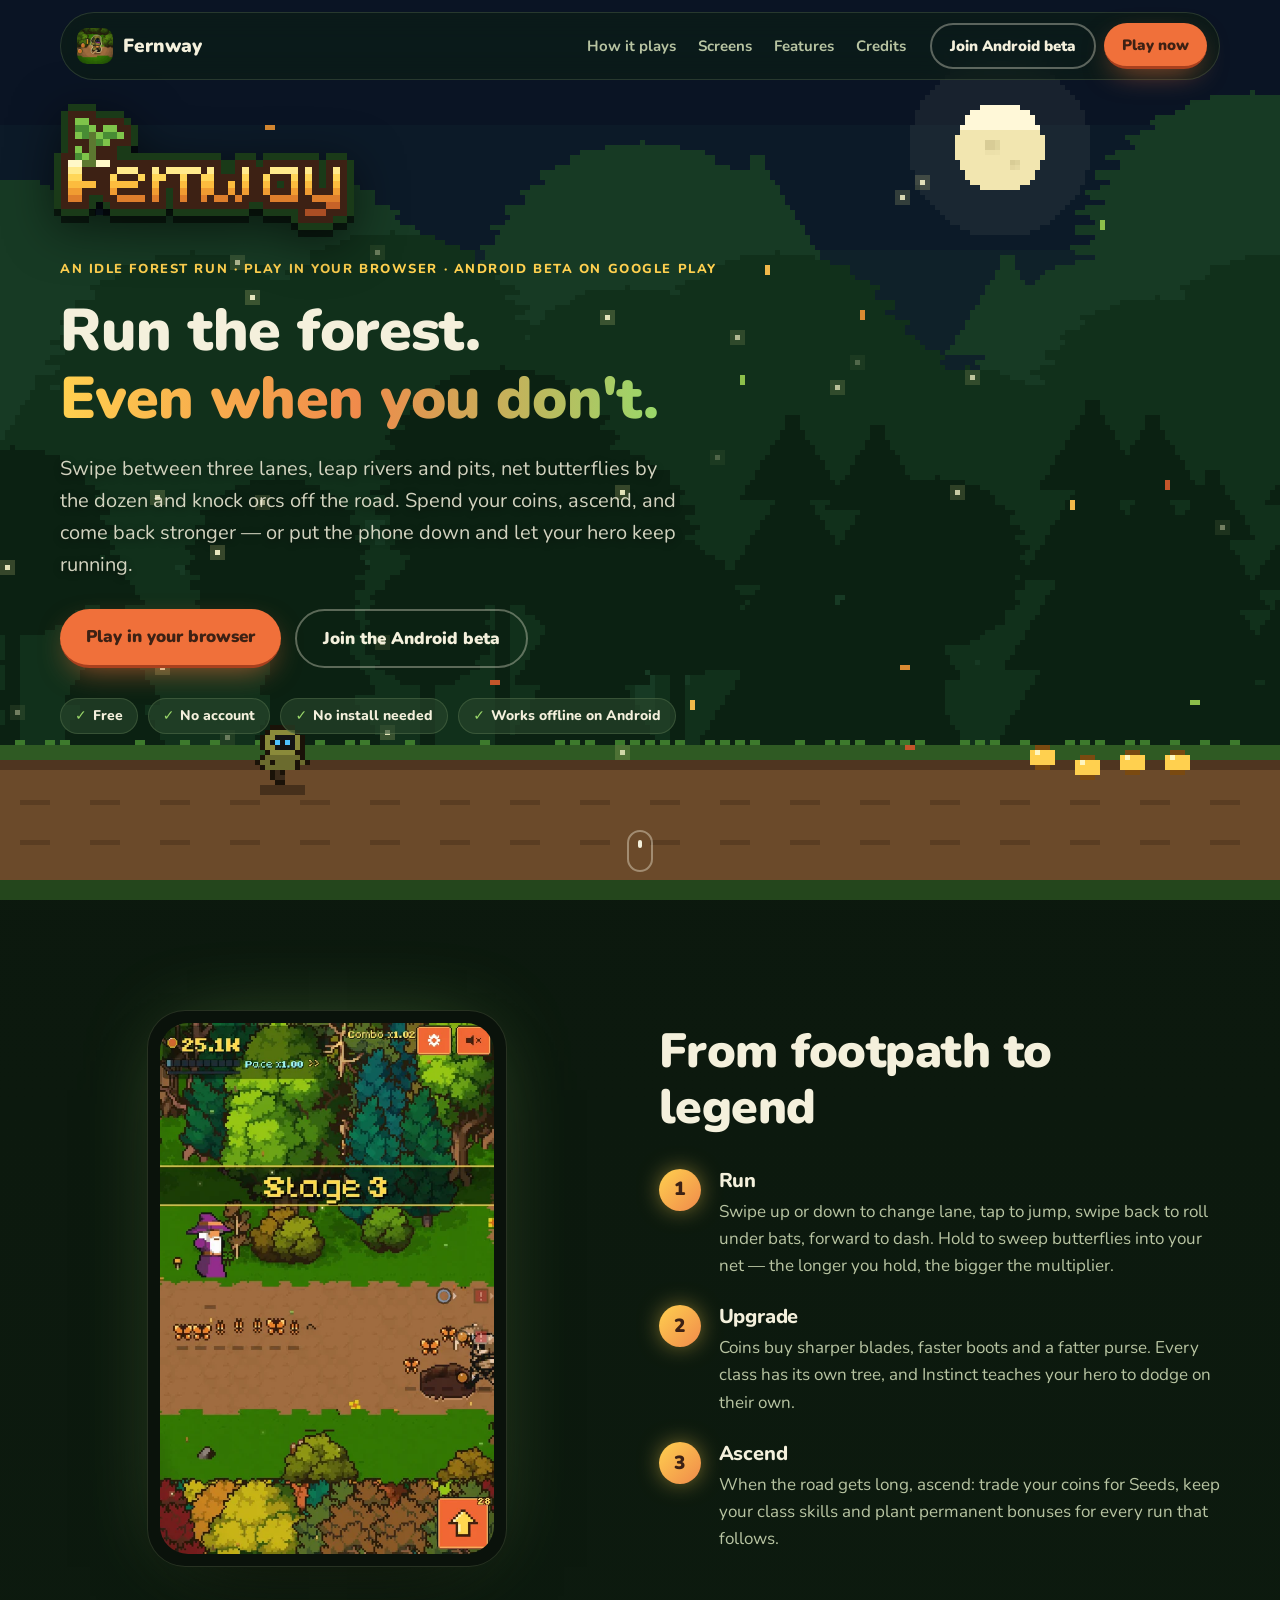
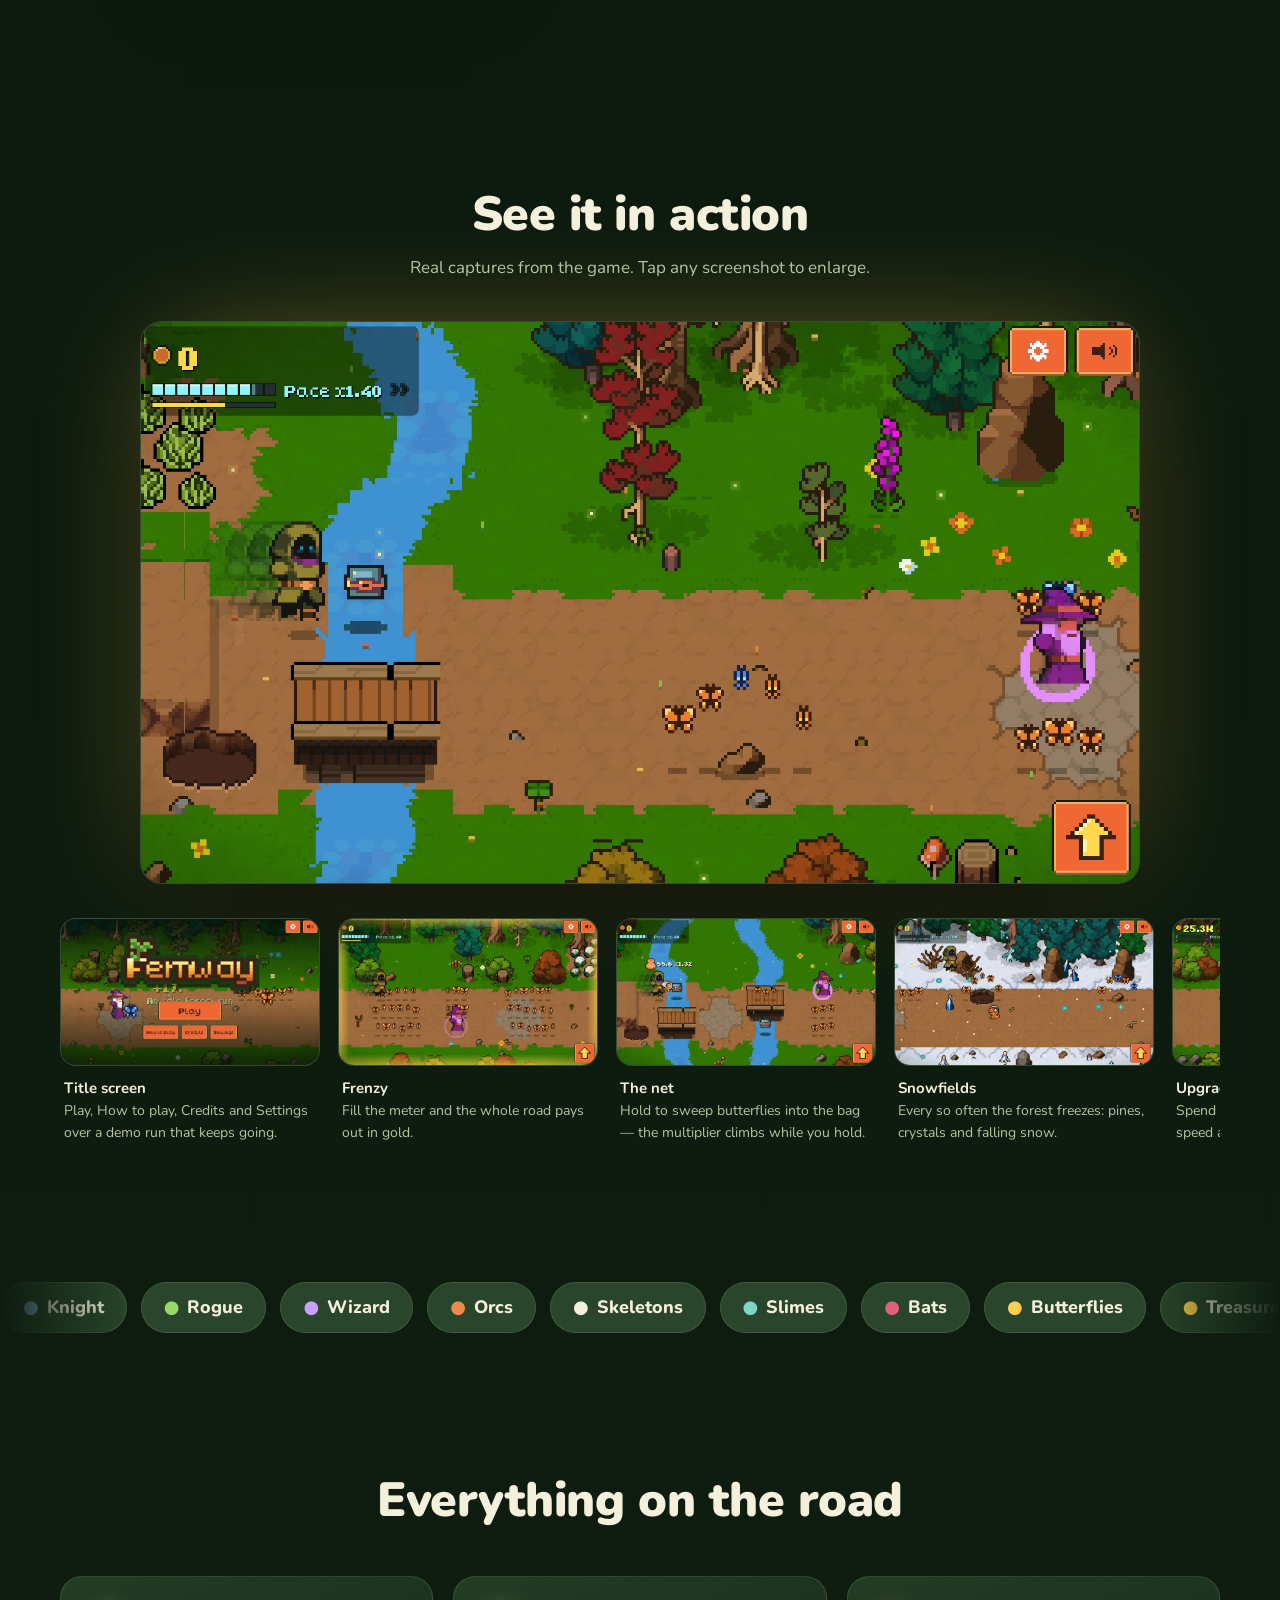
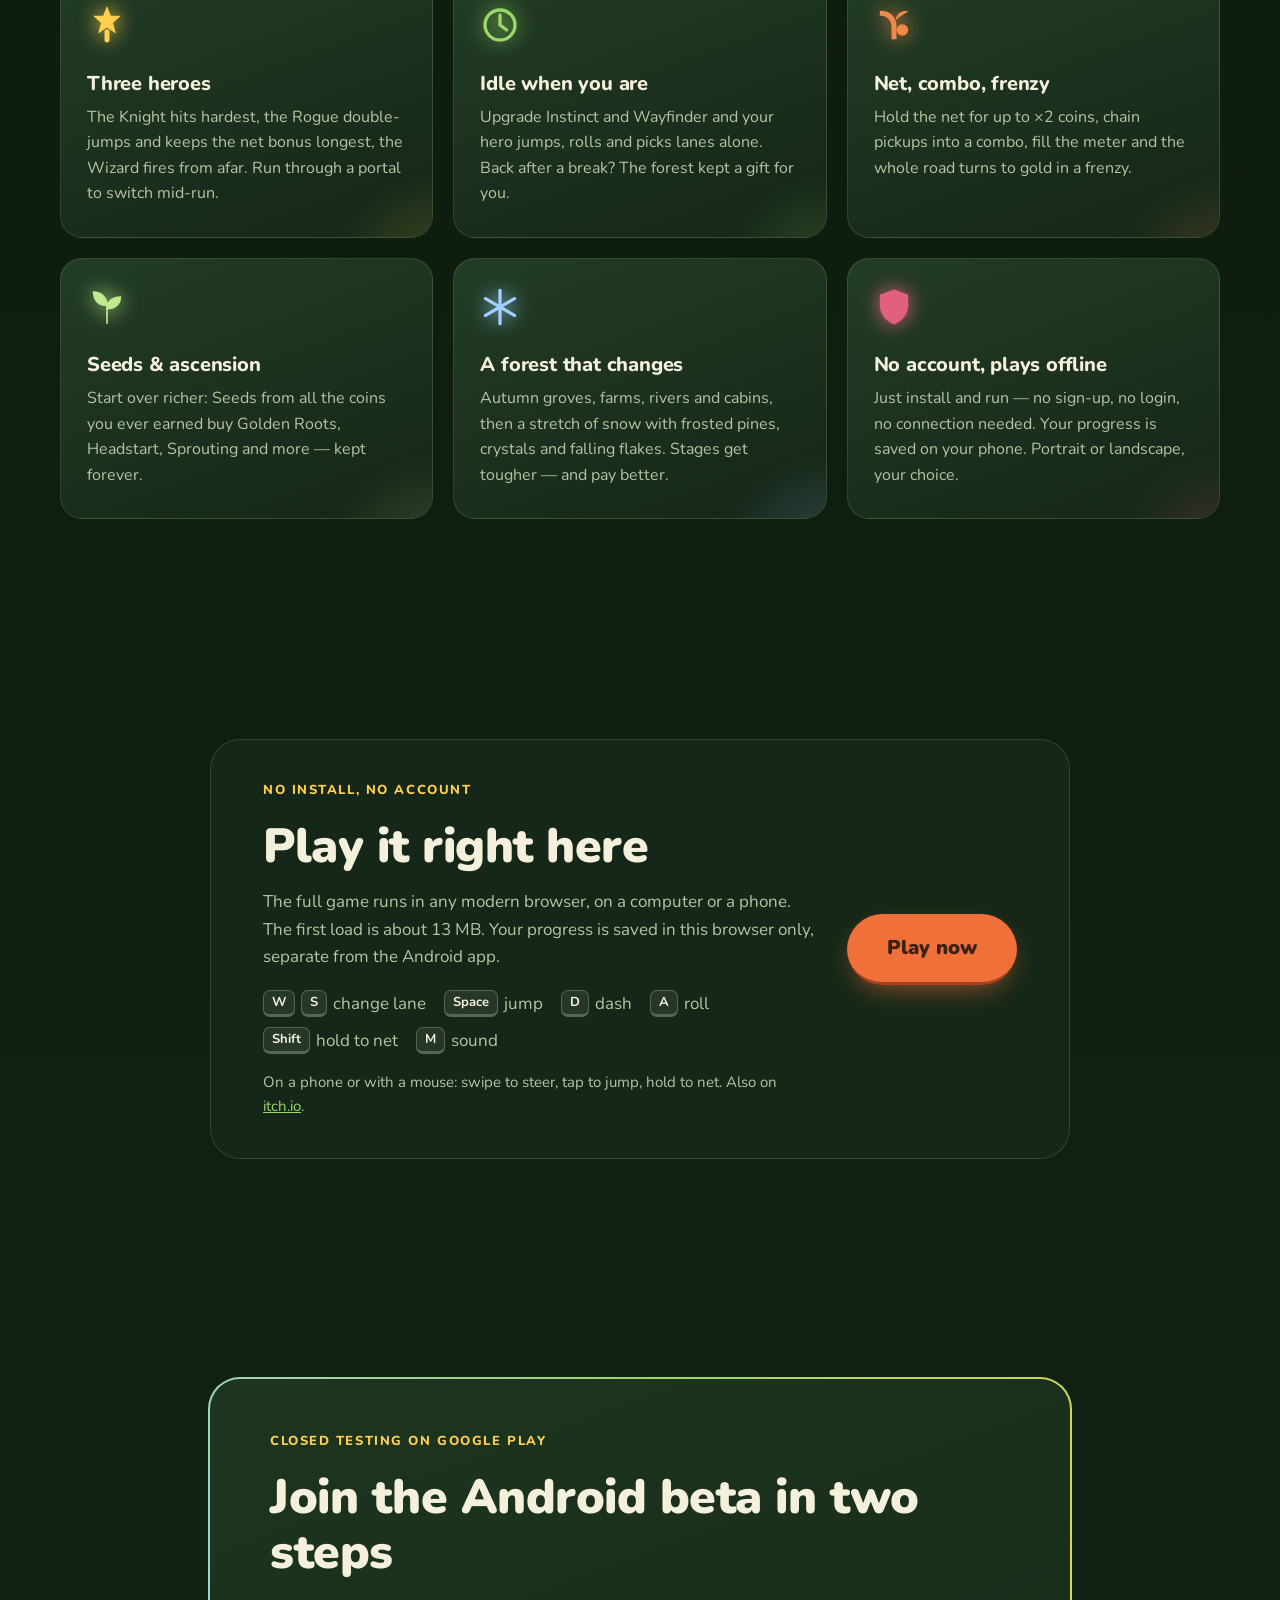
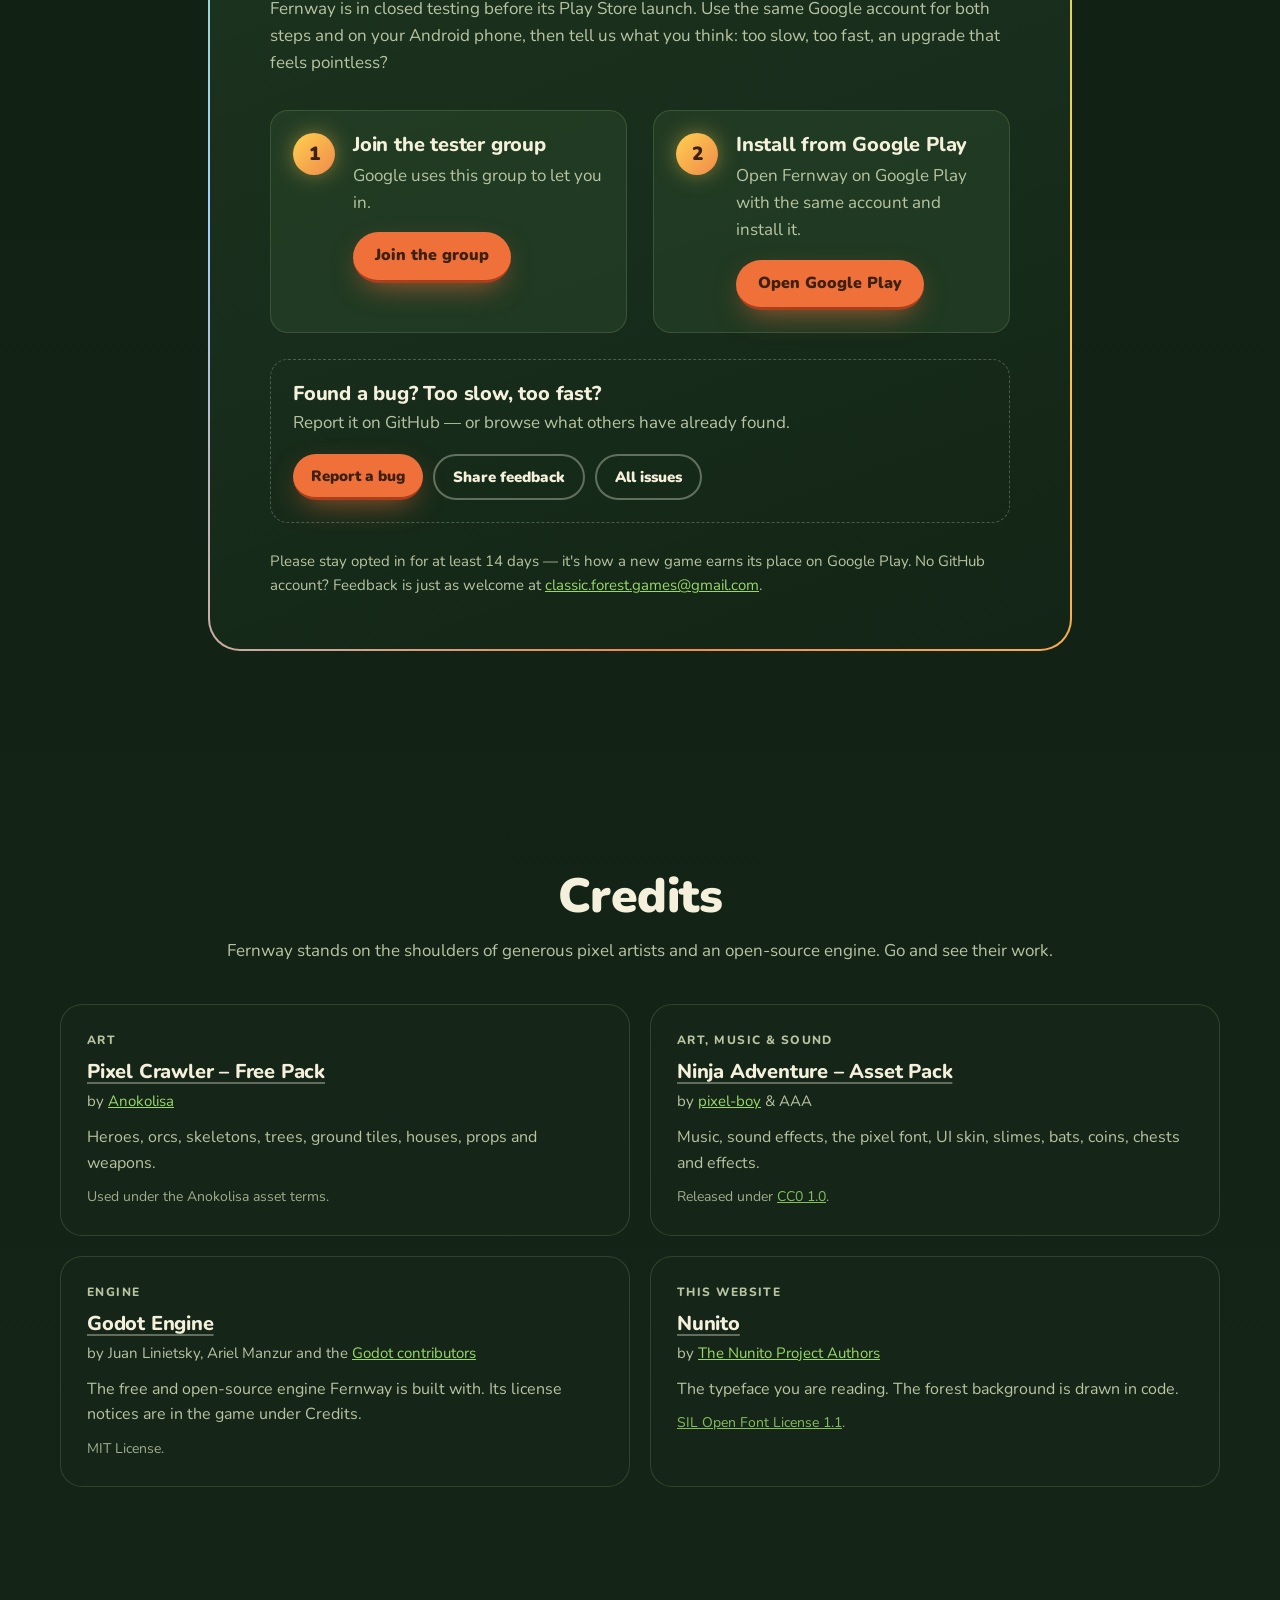
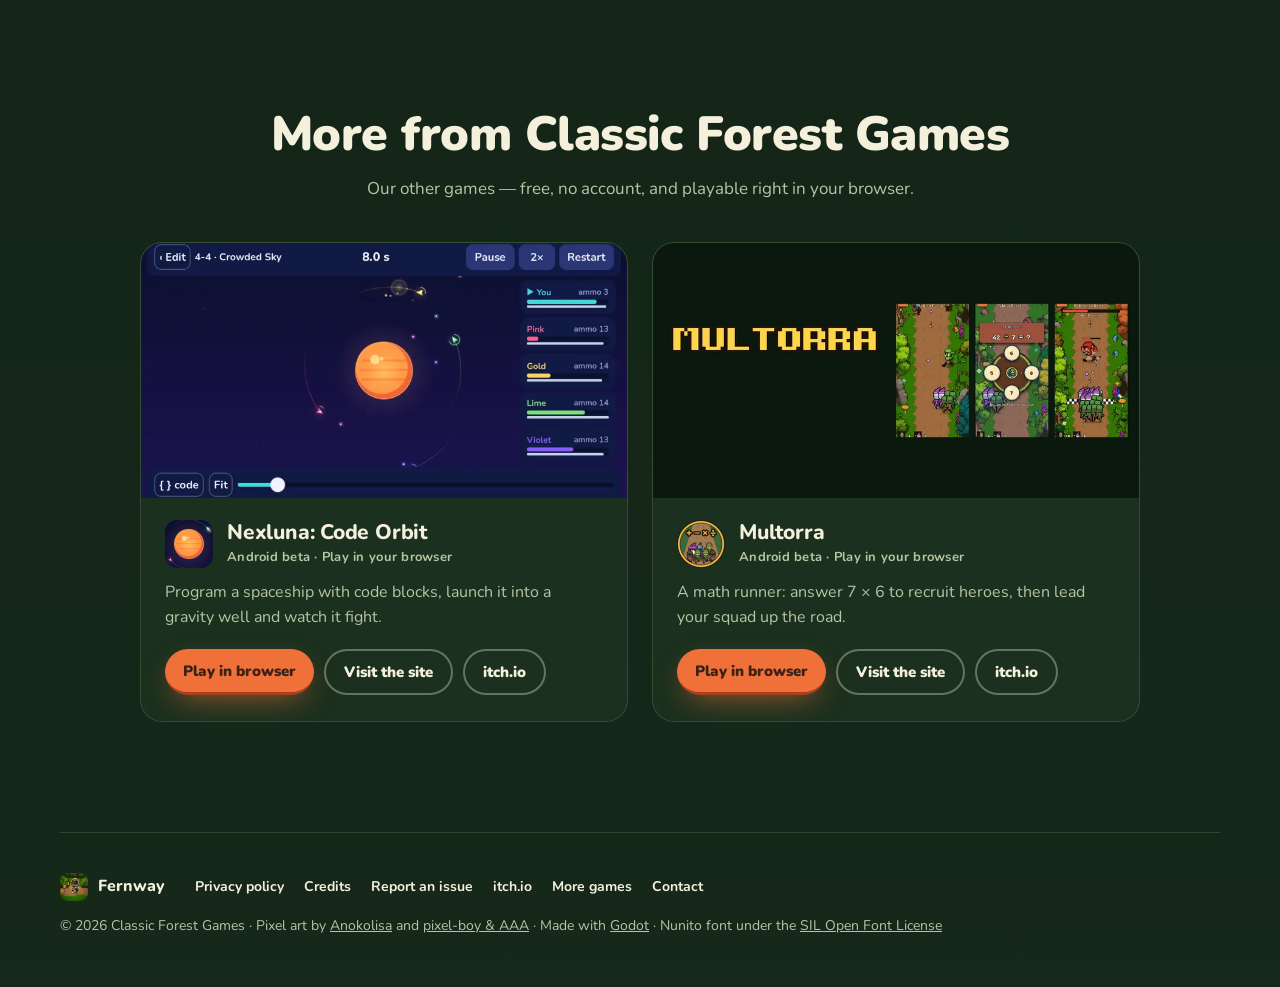
<file: index.html>
<!doctype html>
<html lang="en">
<head>
<meta charset="utf-8">
<meta name="viewport" content="width=device-width, initial-scale=1">
<title>Fernway — an idle forest run</title>
<meta name="description" content="A pixel-art idle runner for Android and the browser: three lanes, three heroes, butterflies, orcs and coins. Swipe, jump and net your way down the forest road, or let your hero run on their own. Free, no account, works offline.">
<meta name="theme-color" content="#0f1f12">
<meta property="og:type" content="website">
<meta property="og:title" content="Fernway — an idle forest run">
<meta property="og:description" content="Swipe between three lanes, catch butterflies, fight orcs, ascend. Or just watch your hero run.">
<meta property="og:image" content="https://alessiom.github.io/fernway-site/img/og.png">
<meta property="og:url" content="https://alessiom.github.io/fernway-site/">
<meta name="twitter:card" content="summary_large_image">
<link rel="icon" type="image/png" sizes="32x32" href="img/favicon-32.png">
<link rel="apple-touch-icon" href="img/apple-touch-icon.png">
<link rel="preload" href="fonts/Nunito.ttf" as="font" type="font/ttf" crossorigin>
<link rel="stylesheet" href="styles.css">
</head>
<body>
<canvas id="forest" aria-hidden="true"></canvas>

<header class="nav">
  <a class="brand" href="#top" aria-label="Fernway, back to top">
    <img src="img/icon-192.png" alt="" width="36" height="36">
    <span>Fernway</span>
  </a>
  <nav aria-label="Sections">
    <a href="#how">How it plays</a>
    <a href="#screens">Screens</a>
    <a href="#features">Features</a>
    <a href="#credits">Credits</a>
  </nav>
  <div class="nav-cta">
    <a class="btn btn-small btn-ghost" href="#beta"><span class="wide">Join Android beta</span><span class="narrow">Join beta</span></a>
    <a class="btn btn-small" href="play/">Play now</a>
  </div>
</header>

<main id="top">
  <section class="hero">
    <div class="hero-copy">
      <img class="logo" src="img/logo.png" width="344" height="152" alt="Fernway">
      <p class="eyebrow">An idle forest run · Play in your browser · Android beta on Google Play</p>
      <h1>Run the forest.<br><span class="grad">Even when you don't.</span></h1>
      <p class="lede">Swipe between three lanes, leap rivers and pits, net butterflies by the dozen and knock
        orcs off the road. Spend your coins, ascend, and come back stronger — or put the phone down and
        let your hero keep running.</p>
      <div class="cta-row">
        <a class="btn" href="play/">Play in your browser</a>
        <a class="btn btn-ghost" href="#beta">Join the Android beta</a>
      </div>
      <ul class="badges" aria-label="Highlights">
        <li>Free</li><li>No account</li><li>No install needed</li><li>Works offline on Android</li>
      </ul>
    </div>
    <a class="scroll-hint" href="#how" aria-label="Scroll to how it plays"><span></span></a>
  </section>

  <section id="how" class="section how">
    <div class="how-grid">
      <div class="phone reveal" aria-label="Fernway in portrait on a phone">
        <img src="img/screens/p_run-540.webp" width="540" height="858" alt="Portrait run: the wizard on the forest road with a stage banner, coins and butterflies ahead.">
        <div class="gestures" aria-hidden="true">
          <span class="g g-up">swipe ↑↓ · lane</span>
          <span class="g g-tap">tap · jump</span>
          <span class="g g-hold">hold · net</span>
        </div>
      </div>
      <div class="how-copy">
        <h2 class="reveal">From footpath to legend</h2>
        <ol class="steps">
          <li class="reveal"><span class="num">1</span><div><h3>Run</h3><p>Swipe up or down to change lane, tap to jump, swipe back to roll under bats, forward to dash. Hold to sweep butterflies into your net — the longer you hold, the bigger the multiplier.</p></div></li>
          <li class="reveal"><span class="num">2</span><div><h3>Upgrade</h3><p>Coins buy sharper blades, faster boots and a fatter purse. Every class has its own tree, and Instinct teaches your hero to dodge on their own.</p></div></li>
          <li class="reveal"><span class="num">3</span><div><h3>Ascend</h3><p>When the road gets long, ascend: trade your coins for Seeds, keep your class skills and plant permanent bonuses for every run that follows.</p></div></li>
        </ol>
      </div>
    </div>
  </section>

  <section id="screens" class="section screens">
    <h2 class="reveal center">See it in action</h2>
    <p class="sub center reveal">Real captures from the game. Tap any screenshot to enlarge.</p>
    <figure class="hero-shot reveal">
      <button class="shot" data-i="0" aria-label="Enlarge: forest road with river, bridge and enemies">
        <img src="img/screens/02_forest.webp" width="1920" height="1080" alt="The rogue runs down a three-lane forest road past a river, a wooden bridge, a treasure chest and a line of orcs.">
      </button>
    </figure>
    <div class="gallery" id="gallery">
      <!-- filled by main.js from SHOTS so captions and the lightbox stay in sync -->
    </div>
  </section>

  <section class="chapters" aria-label="Things you meet on the road">
    <div class="marquee"><div class="track" id="track"></div></div>
  </section>

  <section id="features" class="section features">
    <h2 class="reveal center">Everything on the road</h2>
    <div class="cards">
      <article class="card reveal">
        <svg viewBox="0 0 24 24" aria-hidden="true"><path d="M12 2l2 5h5l-4 3.5 1.5 5.5L12 13l-4.5 3 1.5-5.5L5 7h5z"/><rect x="11" y="15" width="2" height="7" rx="1"/></svg>
        <h3>Three heroes</h3>
        <p>The Knight hits hardest, the Rogue double-jumps and keeps the net bonus longest, the Wizard fires from afar. Run through a portal to switch mid-run.</p>
      </article>
      <article class="card reveal">
        <svg viewBox="0 0 24 24" aria-hidden="true"><circle cx="12" cy="12" r="9" fill="none" stroke-width="2"/><path d="M12 6v6l4 3" fill="none" stroke-width="2" stroke-linecap="round"/></svg>
        <h3>Idle when you are</h3>
        <p>Upgrade Instinct and Wayfinder and your hero jumps, rolls and picks lanes alone. Back after a break? The forest kept a gift for you.</p>
      </article>
      <article class="card reveal">
        <svg viewBox="0 0 24 24" aria-hidden="true"><path d="M4 4c5 0 9 3 9 9v7H11v-7c0-4-3-7-7-7z"/><path d="M20 4c-4 0-6 2-6.6 4.6"/><circle cx="17" cy="15" r="3"/></svg>
        <h3>Net, combo, frenzy</h3>
        <p>Hold the net for up to ×2 coins, chain pickups into a combo, fill the meter and the whole road turns to gold in a frenzy.</p>
      </article>
      <article class="card reveal">
        <svg viewBox="0 0 24 24" aria-hidden="true"><path d="M12 22V11"/><path d="M12 11C12 6 8 3 4 3c0 5 3 8 8 8zM12 13c0-4 3-7 8-7 0 4-3 7-8 7z"/></svg>
        <h3>Seeds &amp; ascension</h3>
        <p>Start over richer: Seeds from all the coins you ever earned buy Golden Roots, Headstart, Sprouting and more — kept forever.</p>
      </article>
      <article class="card reveal">
        <svg viewBox="0 0 24 24" aria-hidden="true"><path d="M12 2v20M3.3 7l17.4 10M20.7 7L3.3 17" fill="none" stroke-width="2" stroke-linecap="round"/></svg>
        <h3>A forest that changes</h3>
        <p>Autumn groves, farms, rivers and cabins, then a stretch of snow with frosted pines, crystals and falling flakes. Stages get tougher — and pay better.</p>
      </article>
      <article class="card reveal">
        <svg viewBox="0 0 24 24" aria-hidden="true"><path d="M12 2l8 3v6c0 5-3.4 9.4-8 11-4.6-1.6-8-6-8-11V5z"/></svg>
        <h3>No account, plays offline</h3>
        <p>Just install and run — no sign-up, no login, no connection needed. Your progress is saved on your phone. Portrait or landscape, your choice.</p>
      </article>
    </div>
  </section>

  <section id="play" class="section play">
    <div class="play-card reveal">
      <div>
        <p class="eyebrow">No install, no account</p>
        <h2>Play it right here</h2>
        <p>The full game runs in any modern browser, on a computer or a phone. The first load is about 13&nbsp;MB.
          Your progress is saved in this browser only, separate from the Android app.</p>
        <ul class="keys" aria-label="Keyboard controls">
          <li><kbd>W</kbd><kbd>S</kbd> change lane</li><li><kbd>Space</kbd> jump</li>
          <li><kbd>D</kbd> dash</li><li><kbd>A</kbd> roll</li><li><kbd>Shift</kbd> hold to net</li><li><kbd>M</kbd> sound</li>
        </ul>
        <p class="fine">On a phone or with a mouse: swipe to steer, tap to jump, hold to net.
          Also on <a href="https://classic-forest.itch.io/fernway-idle-forest-run" rel="noopener">itch.io</a>.</p>
      </div>
      <a class="btn btn-big" href="play/">Play now</a>
    </div>
  </section>

  <section id="beta" class="section beta">
    <div class="beta-card reveal">
      <p class="eyebrow">Closed testing on Google Play</p>
      <h2>Join the Android beta in two steps</h2>
      <p>Fernway is in closed testing before its Play Store launch. Use the same Google account for both steps
        and on your Android phone, then tell us what you think: too slow, too fast, an upgrade that feels pointless?</p>
      <ol class="join">
        <li><span class="num">1</span><div><h3>Join the tester group</h3><p>Google uses this group to let you in.</p>
          <a class="btn" href="https://groups.google.com/g/fernway-testers" rel="noopener">Join the group</a></div></li>
        <li><span class="num">2</span><div><h3>Install from Google Play</h3><p>Open Fernway on Google Play with the same account and install it.</p>
          <a class="btn" href="https://play.google.com/store/apps/details?id=com.classicforestgames.fernway" rel="noopener">Open Google Play</a></div></li>
      </ol>
      <div class="report">
        <div><h3>Found a bug? Too slow, too fast?</h3>
          <p>Report it on GitHub — or browse what others have already found.</p></div>
        <div class="report-btns">
          <a class="btn btn-small" href="https://github.com/AlessioM/fernway-site/issues/new?template=bug.yml" rel="noopener">Report a bug</a>
          <a class="btn btn-small btn-ghost" href="https://github.com/AlessioM/fernway-site/issues/new?template=feedback.yml" rel="noopener">Share feedback</a>
          <a class="btn btn-small btn-ghost" href="https://github.com/AlessioM/fernway-site/issues" rel="noopener">All issues</a>
        </div>
      </div>
      <p class="fine">Please stay opted in for at least 14 days — it's how a new game earns its place on Google Play.
        No GitHub account? Feedback is just as welcome at
        <a href="mailto:classic.forest.games@gmail.com">classic.forest.games@gmail.com</a>.</p>
    </div>
  </section>
  <section id="credits" class="section credits">
    <h2 class="reveal center">Credits</h2>
    <p class="sub center reveal">Fernway stands on the shoulders of generous pixel artists and an open-source engine. Go and see their work.</p>
    <div class="credit-grid">
      <article class="credit reveal">
        <p class="eyebrow">Art</p>
        <h3><a href="https://anokolisa.itch.io/free-pixel-art-asset-pack-topdown-tileset-rpg-16x16-sprites" rel="noopener">Pixel Crawler – Free Pack</a></h3>
        <p class="by">by <a href="https://anokolisa.itch.io/" rel="noopener">Anokolisa</a></p>
        <p>Heroes, orcs, skeletons, trees, ground tiles, houses, props and weapons.</p>
        <p class="lic">Used under the Anokolisa asset terms.</p>
      </article>
      <article class="credit reveal">
        <p class="eyebrow">Art, music &amp; sound</p>
        <h3><a href="https://pixel-boy.itch.io/ninja-adventure-asset-pack" rel="noopener">Ninja Adventure – Asset Pack</a></h3>
        <p class="by">by <a href="https://pixel-boy.itch.io/" rel="noopener">pixel-boy</a> &amp; AAA</p>
        <p>Music, sound effects, the pixel font, UI skin, slimes, bats, coins, chests and effects.</p>
        <p class="lic">Released under <a href="https://creativecommons.org/publicdomain/zero/1.0/" rel="noopener">CC0 1.0</a>.</p>
      </article>
      <article class="credit reveal">
        <p class="eyebrow">Engine</p>
        <h3><a href="https://godotengine.org" rel="noopener">Godot Engine</a></h3>
        <p class="by">by Juan Linietsky, Ariel Manzur and the <a href="https://godotengine.org/license/" rel="noopener">Godot contributors</a></p>
        <p>The free and open-source engine Fernway is built with. Its license notices are in the game under Credits.</p>
        <p class="lic">MIT License.</p>
      </article>
      <article class="credit reveal">
        <p class="eyebrow">This website</p>
        <h3><a href="https://fonts.google.com/specimen/Nunito" rel="noopener">Nunito</a></h3>
        <p class="by">by <a href="https://github.com/googlefonts/nunito" rel="noopener">The Nunito Project Authors</a></p>
        <p>The typeface you are reading. The forest background is drawn in code.</p>
        <p class="lic"><a href="fonts/OFL.txt">SIL Open Font License 1.1</a>.</p>
      </article>
    </div>
  </section>
  <section id="more" class="section more">
    <h2 class="reveal center">More from Classic Forest Games</h2>
    <p class="sub center reveal">Our other games — free, no account, and playable right in your browser.</p>
    <div class="game-grid">
      <article class="game-card reveal">
        <a class="game-shot" href="https://alessiom.github.io/nexluna-site/" tabindex="-1" aria-hidden="true"><img src="img/games/nexluna-card.webp" width="800" height="420" alt="" loading="lazy"></a>
        <div class="game-body">
          <div class="game-title"><img src="img/games/nexluna-icon.png" width="48" height="48" alt=""><div>
            <h3>Nexluna: Code Orbit</h3><p class="game-status">Android beta · Play in your browser</p></div></div>
          <p>Program a spaceship with code blocks, launch it into a gravity well and watch it fight.</p>
          <div class="game-btns">
            <a class="btn btn-small" href="https://alessiom.github.io/nexluna-site/play/" rel="noopener">Play in browser</a>
            <a class="btn btn-small btn-ghost" href="https://alessiom.github.io/nexluna-site/" rel="noopener">Visit the site</a>
            <a class="btn btn-small btn-ghost" href="https://classic-forest.itch.io/nexluna-code-orbit" rel="noopener">itch.io</a>
          </div>
        </div>
      </article>
      <article class="game-card reveal">
        <a class="game-shot" href="https://alessiom.github.io/multorra-site/" tabindex="-1" aria-hidden="true"><img src="img/games/multorra-card.webp" width="800" height="420" alt="" loading="lazy"></a>
        <div class="game-body">
          <div class="game-title"><img src="img/games/multorra-icon.png" width="48" height="48" alt=""><div>
            <h3>Multorra</h3><p class="game-status">Android beta · Play in your browser</p></div></div>
          <p>A math runner: answer 7 × 6 to recruit heroes, then lead your squad up the road.</p>
          <div class="game-btns">
            <a class="btn btn-small" href="https://alessiom.github.io/multorra-site/play/" rel="noopener">Play in browser</a>
            <a class="btn btn-small btn-ghost" href="https://alessiom.github.io/multorra-site/" rel="noopener">Visit the site</a>
            <a class="btn btn-small btn-ghost" href="https://classic-forest.itch.io/multorra-math-runner" rel="noopener">itch.io</a>
          </div>
        </div>
      </article>
    </div>
  </section>
</main>

<footer class="foot">
  <div class="foot-brand"><img src="img/icon-192.png" alt="" width="28" height="28"> Fernway</div>
  <nav aria-label="Footer">
    <a href="privacy/">Privacy policy</a>
    <a href="#credits">Credits</a>
    <a href="https://github.com/AlessioM/fernway-site/issues" rel="noopener">Report an issue</a>
    <a href="https://classic-forest.itch.io/fernway-idle-forest-run" rel="noopener">itch.io</a>
    <a href="#more">More games</a>
    <a href="mailto:classic.forest.games@gmail.com">Contact</a>
  </nav>
  <p>© 2026 Classic Forest Games · Pixel art by <a href="https://anokolisa.itch.io/" rel="noopener">Anokolisa</a>
    and <a href="https://pixel-boy.itch.io/ninja-adventure-asset-pack" rel="noopener">pixel-boy &amp; AAA</a> ·
    Made with <a href="https://godotengine.org" rel="noopener">Godot</a> ·
    Nunito font under the <a href="fonts/OFL.txt">SIL Open Font License</a></p>
</footer>

<dialog id="lightbox" aria-label="Screenshot viewer">
  <button class="lb-close" aria-label="Close">×</button>
  <button class="lb-nav lb-prev" aria-label="Previous screenshot">‹</button>
  <figure><img id="lb-img" alt=""><figcaption id="lb-cap"></figcaption></figure>
  <button class="lb-nav lb-next" aria-label="Next screenshot">›</button>
</dialog>

<script src="main.js"></script>
</body>
</html>
</file>
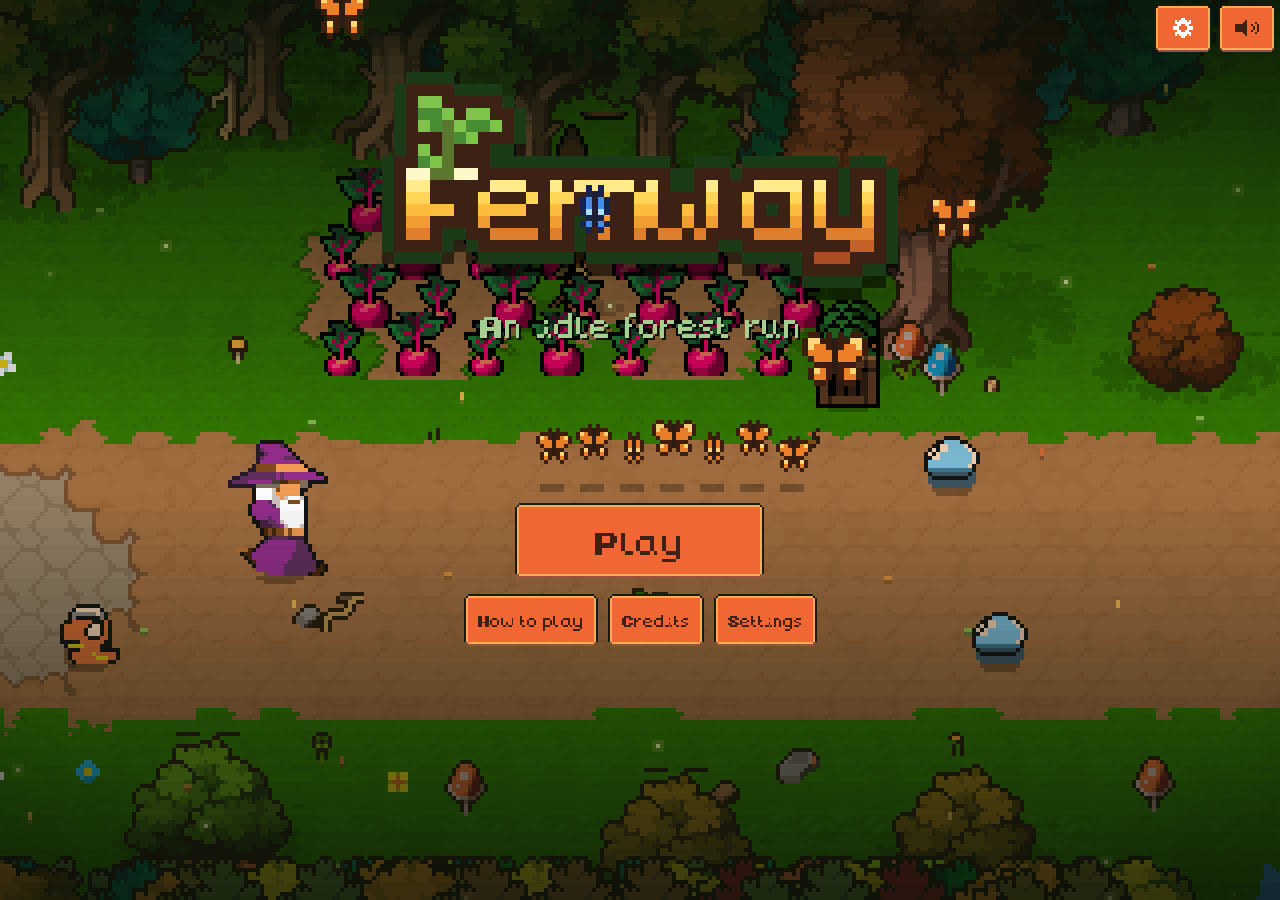
<file: play/index.html>
<!DOCTYPE html>
<html lang="en">
	<head>
		<meta charset="utf-8">
		<meta name="viewport" content="width=device-width, user-scalable=no, initial-scale=1.0">
		<title>Fernway</title>
		<style>
html, body, #canvas {
	margin: 0;
	padding: 0;
	border: 0;
}

body {
	color: white;
	background-color: black;
	overflow: hidden;
	touch-action: none;
}

#canvas {
	display: block;
}

#canvas:focus {
	outline: none;
}

#status, #status-splash, #status-progress {
	position: absolute;
	left: 0;
	right: 0;
}

#status, #status-splash {
	top: 0;
	bottom: 0;
}

#status {
	background-color: #0b130c;
	display: flex;
	flex-direction: column;
	justify-content: center;
	align-items: center;
	visibility: hidden;
}

#status-splash {
	max-height: 100%;
	max-width: 100%;
	margin: auto;
}

#status-splash.show-image--false {
	display: none;
}

#status-splash.fullsize--true {
	height: 100%;
	width: 100%;
	object-fit: contain;
}

#status-splash.use-filter--false {
	image-rendering: pixelated;
}

#status-progress, #status-notice {
	display: none;
}

#status-progress {
	bottom: 10%;
	width: 50%;
	margin: 0 auto;
}

#status-notice {
	background-color: #5b3943;
	border-radius: 0.5rem;
	border: 1px solid #9b3943;
	color: #e0e0e0;
	font-family: 'Noto Sans', 'Droid Sans', Arial, sans-serif;
	line-height: 1.3;
	margin: 0 2rem;
	overflow: hidden;
	padding: 1rem;
	text-align: center;
	z-index: 1;
}
		</style>
		<link id="-gd-engine-icon" rel="icon" type="image/png" href="index.icon.png" />
<link rel="apple-touch-icon" href="index.apple-touch-icon.png"/>
<meta name="theme-color" content="#0b130c"><style>body{background:#0b130c}#status-progress{accent-color:#e8703a}</style>
	</head>
	<body>
		<canvas id="canvas">
			Your browser does not support the canvas tag.
		</canvas>

		<noscript>
			Your browser does not support JavaScript.
		</noscript>

		<div id="status">
			<img id="status-splash" class="show-image--true fullsize--false use-filter--false" src="index.png" alt="">
			<progress id="status-progress"></progress>
			<div id="status-notice"></div>
		</div>

		<script src="index.js"></script>
		<script>
const GODOT_CONFIG = {"args":[],"canvasResizePolicy":2,"emscriptenPoolSize":8,"ensureCrossOriginIsolationHeaders":true,"executable":"index","experimentalVK":false,"fileSizes":{"index.pck":2863104,"index.wasm":39514754},"focusCanvas":true,"gdextensionLibs":[],"godotPoolSize":4};
const GODOT_THREADS_ENABLED = false;
const engine = new Engine(GODOT_CONFIG);

(function () {
	const statusOverlay = document.getElementById('status');
	const statusProgress = document.getElementById('status-progress');
	const statusNotice = document.getElementById('status-notice');

	let initializing = true;
	let statusMode = '';

	function setStatusMode(mode) {
		if (statusMode === mode || !initializing) {
			return;
		}
		if (mode === 'hidden') {
			statusOverlay.remove();
			initializing = false;
			return;
		}
		statusOverlay.style.visibility = 'visible';
		statusProgress.style.display = mode === 'progress' ? 'block' : 'none';
		statusNotice.style.display = mode === 'notice' ? 'block' : 'none';
		statusMode = mode;
	}

	function setStatusNotice(text) {
		while (statusNotice.lastChild) {
			statusNotice.removeChild(statusNotice.lastChild);
		}
		const lines = text.split('\n');
		lines.forEach((line) => {
			statusNotice.appendChild(document.createTextNode(line));
			statusNotice.appendChild(document.createElement('br'));
		});
	}

	function displayFailureNotice(err) {
		console.error(err);
		if (err instanceof Error) {
			setStatusNotice(err.message);
		} else if (typeof err === 'string') {
			setStatusNotice(err);
		} else {
			setStatusNotice('An unknown error occurred.');
		}
		setStatusMode('notice');
		initializing = false;
	}

	const missing = Engine.getMissingFeatures({
		threads: GODOT_THREADS_ENABLED,
	});

	if (missing.length !== 0) {
		if (GODOT_CONFIG['serviceWorker'] && GODOT_CONFIG['ensureCrossOriginIsolationHeaders'] && 'serviceWorker' in navigator) {
			let serviceWorkerRegistrationPromise;
			try {
				serviceWorkerRegistrationPromise = navigator.serviceWorker.getRegistration();
			} catch (err) {
				serviceWorkerRegistrationPromise = Promise.reject(new Error('Service worker registration failed.'));
			}
			// There's a chance that installing the service worker would fix the issue
			Promise.race([
				serviceWorkerRegistrationPromise.then((registration) => {
					if (registration != null) {
						return Promise.reject(new Error('Service worker already exists.'));
					}
					return registration;
				}).then(() => engine.installServiceWorker()),
				// For some reason, `getRegistration()` can stall
				new Promise((resolve) => {
					setTimeout(() => resolve(), 2000);
				}),
			]).then(() => {
				// Reload if there was no error.
				window.location.reload();
			}).catch((err) => {
				console.error('Error while registering service worker:', err);
			});
		} else {
			// Display the message as usual
			const missingMsg = 'Error\nThe following features required to run Godot projects on the Web are missing:\n';
			displayFailureNotice(missingMsg + missing.join('\n'));
		}
	} else {
		setStatusMode('progress');
		engine.startGame({
			'onProgress': function (current, total) {
				if (current > 0 && total > 0) {
					statusProgress.value = current;
					statusProgress.max = total;
				} else {
					statusProgress.removeAttribute('value');
					statusProgress.removeAttribute('max');
				}
			},
		}).then(() => {
			setStatusMode('hidden');
		}, displayFailureNotice);
	}
}());
		</script>
	</body>
</html>
</file>
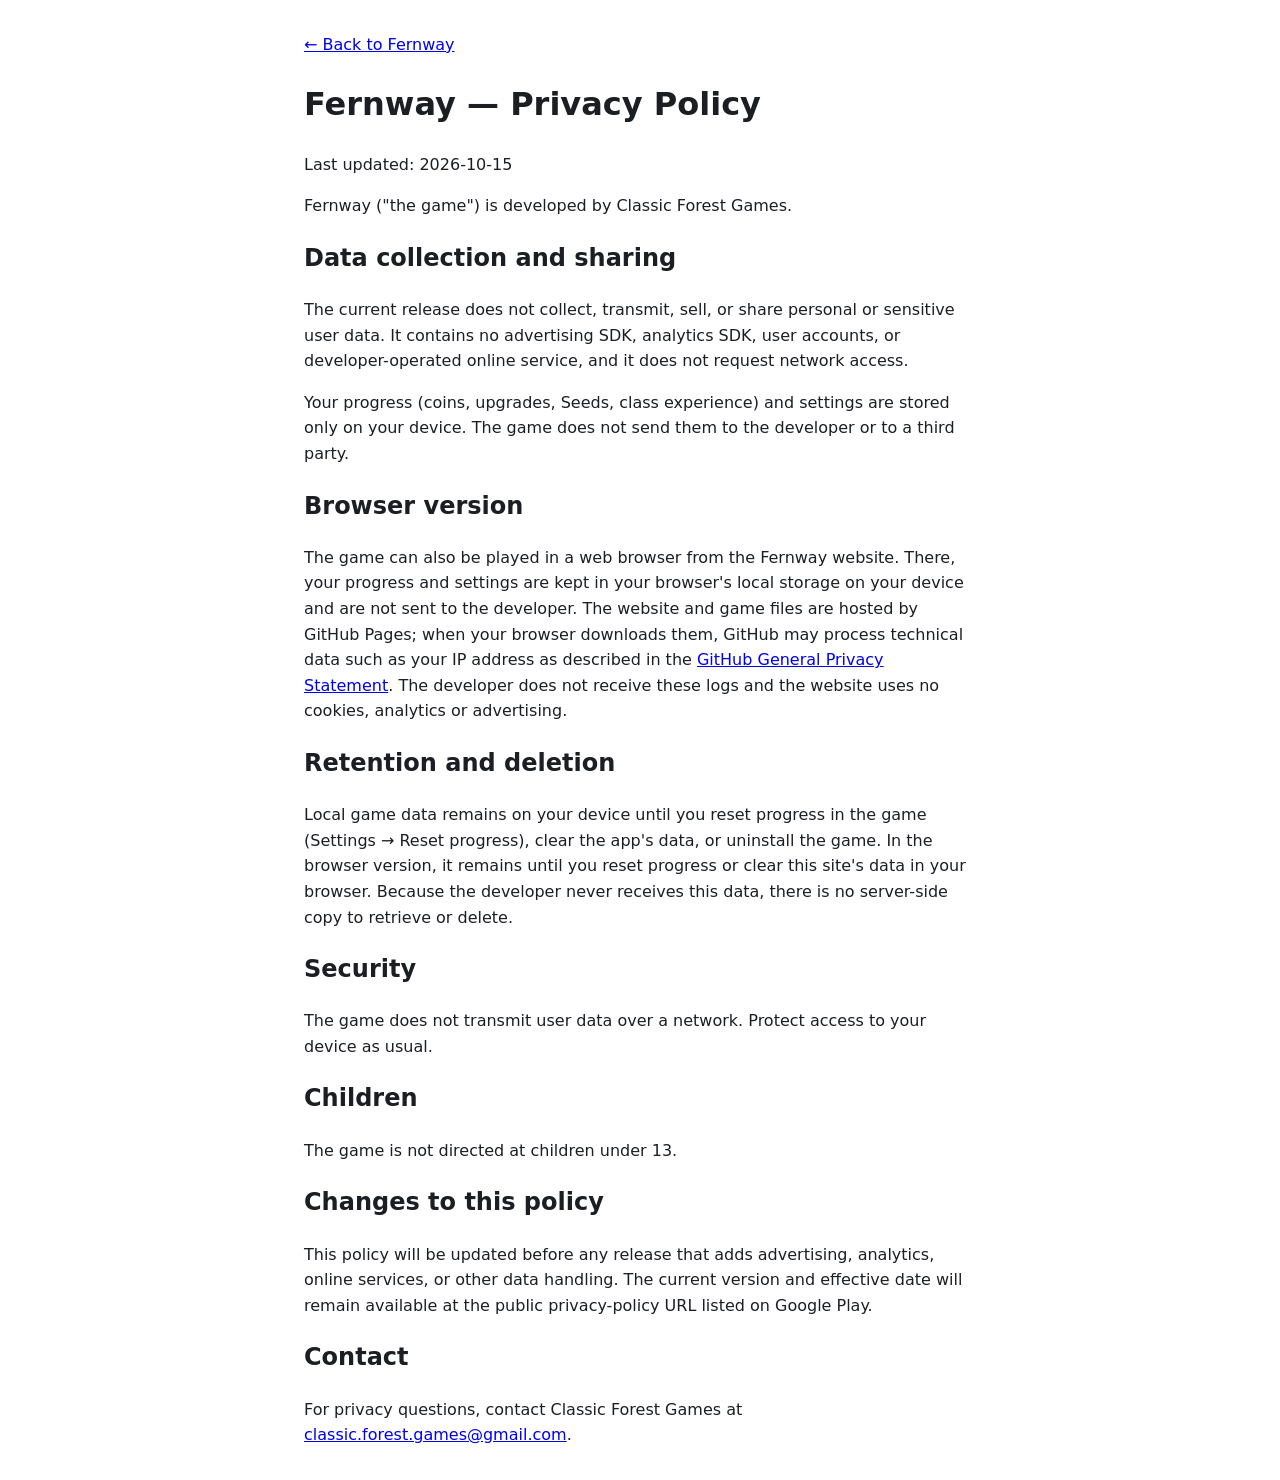
<file: privacy/index.html>
<!doctype html>
<html lang="en"><head><meta charset="utf-8"><meta name="viewport" content="width=device-width,initial-scale=1">
<link rel="icon" type="image/png" sizes="32x32" href="../img/favicon-32.png">
<title>Fernway — Privacy Policy</title>
<style>body{font:16px/1.6 system-ui,sans-serif;max-width:42rem;margin:2rem auto;padding:0 16px;color:#1b1f24;background:#fff}
@media (prefers-color-scheme:dark){body{color:#e6e8eb;background:#11151a}a{color:#9ad86a}}</style></head>
<body>
<p><a href="../">← Back to Fernway</a></p>
<h1>Fernway — Privacy Policy</h1>
<p>Last updated: 2026-10-15</p>
<p>Fernway (&quot;the game&quot;) is developed by Classic Forest Games.</p>
<h2>Data collection and sharing</h2>
<p>The current release does not collect, transmit, sell, or share personal or sensitive user data. It contains no advertising SDK, analytics SDK, user accounts, or developer-operated online service, and it does not request network access.</p>
<p>Your progress (coins, upgrades, Seeds, class experience) and settings are stored only on your device. The game does not send them to the developer or to a third party.</p>
<h2>Browser version</h2>
<p>The game can also be played in a web browser from the Fernway website. There, your progress and settings are kept in your browser&#x27;s local storage on your device and are not sent to the developer. The website and game files are hosted by GitHub Pages; when your browser downloads them, GitHub may process technical data such as your IP address as described in the <a href="https://docs.github.com/en/site-policy/privacy-policies/github-general-privacy-statement">GitHub General Privacy Statement</a>. The developer does not receive these logs and the website uses no cookies, analytics or advertising.</p>
<h2>Retention and deletion</h2>
<p>Local game data remains on your device until you reset progress in the game (Settings → Reset progress), clear the app&#x27;s data, or uninstall the game. In the browser version, it remains until you reset progress or clear this site&#x27;s data in your browser. Because the developer never receives this data, there is no server-side copy to retrieve or delete.</p>
<h2>Security</h2>
<p>The game does not transmit user data over a network. Protect access to your device as usual.</p>
<h2>Children</h2>
<p>The game is not directed at children under 13.</p>
<h2>Changes to this policy</h2>
<p>This policy will be updated before any release that adds advertising, analytics, online services, or other data handling. The current version and effective date will remain available at the public privacy-policy URL listed on Google Play.</p>
<h2>Contact</h2>
<p>For privacy questions, contact Classic Forest Games at <a href="mailto:classic.forest.games@gmail.com">classic.forest.games@gmail.com</a>.</p>
</body></html>
</file>
<file: styles.css>
@font-face {
  font-family: "Nunito";
  src: url("fonts/Nunito.ttf") format("truetype");
  font-weight: 200 1000;
  font-display: swap;
}

:root {
  color-scheme: dark;
  /* palette taken from the game: forest night, leaf green, coin gold, wood-button orange */
  --bg: #0b170d;
  --bg-2: #16281a;
  --panel: #1b301e;
  --panel-2: #29452b;
  --line: rgba(205, 235, 170, 0.15);
  --text: #f4f0dc;
  --muted: #b8c4a2;
  --leaf: #9ad86a;
  --btn: #f0703a;
  --ink: #3d2114;
  --gold: #ffd04f;
  --autumn: #f08a4b;
  --frost: #9fd0ff;
  --berry: #e0607e;
  --radius: 22px;
  --max: 1160px;
}

* { box-sizing: border-box; }
html { scroll-behavior: smooth; }
body {
  margin: 0;
  font-family: "Nunito", system-ui, sans-serif;
  font-size: 17px;
  line-height: 1.6;
  color: var(--text);
  background: linear-gradient(180deg, var(--bg) 0%, #0e1d10 45%, var(--bg-2) 100%);
  background-color: var(--bg);
  overflow-x: hidden;
}
img { max-width: 100%; height: auto; display: block; }
a { color: var(--leaf); }
h1, h2, h3 { line-height: 1.15; margin: 0; font-weight: 900; letter-spacing: -0.01em; }
h2 { font-size: clamp(30px, 4.4vw, 48px); }
h3 { font-size: 20px; font-weight: 800; }
p { margin: 0; }
.center { text-align: center; }

#forest {
  image-rendering: pixelated;
  position: fixed;
  inset: 0;
  width: 100%;
  height: 100%;
  z-index: -1;
  display: block;
}

/* ---------- nav ---------- */
.nav {
  position: fixed;
  top: 12px;
  left: 50%;
  translate: -50% 0;
  width: min(var(--max), calc(100% - 24px));
  z-index: 10;
  display: flex;
  align-items: center;
  gap: 24px;
  padding: 10px 12px 10px 16px;
  border-radius: 999px;
  background: rgba(14, 30, 16, 0.6);
  border: 1px solid var(--line);
  backdrop-filter: blur(14px) saturate(140%);
  -webkit-backdrop-filter: blur(14px) saturate(140%);
}
.brand { display: flex; align-items: center; gap: 10px; color: var(--text); text-decoration: none; font-weight: 900; font-size: 19px; }
.brand img { border-radius: 10px; }
.nav nav { display: flex; gap: 22px; margin-left: auto; }
.nav nav a { color: var(--muted); text-decoration: none; font-weight: 700; font-size: 15px; transition: color .2s; }
.nav nav a:hover { color: var(--text); }
.nav-cta { display: flex; gap: 8px; flex: none; }
.nav-cta .narrow { display: none; }

/* ---------- buttons ---------- */
.btn {
  display: inline-flex;
  align-items: center;
  justify-content: center;
  gap: 8px;
  padding: 14px 26px;
  border-radius: 999px;
  background: var(--btn);
  color: var(--ink);
  font-weight: 900;
  font-size: 17px;
  text-decoration: none;
  border-bottom: 3px solid #a8401e;
  box-shadow: 0 0 0 0 rgba(240, 112, 58, .5), 0 10px 30px -10px rgba(240, 112, 58, .7);
  transition: transform .2s, box-shadow .3s, background .2s;
}
.btn:hover { transform: translateY(-2px); box-shadow: 0 0 0 6px rgba(240, 112, 58, .16), 0 16px 36px -10px rgba(240, 112, 58, .8); }
.btn:focus-visible, .shot:focus-visible, .gallery button:focus-visible { outline: 3px solid var(--gold); outline-offset: 3px; }
.btn-ghost { background: transparent; color: var(--text); border: 2px solid rgba(244, 240, 220, .35); box-shadow: none; }
.btn-ghost:hover { border-color: var(--text); box-shadow: none; background: rgba(255, 255, 255, .05); }
.btn-small { padding: 9px 18px; font-size: 15px; }

/* ---------- hero ---------- */
.hero {
  position: relative;
  min-height: 100svh;
  width: min(var(--max), calc(100% - 32px));
  margin: 0 auto;
  display: flex;
  align-items: flex-start;
  padding: 104px 0 80px;
}
.hero-copy { max-width: 700px; }
.logo { width: clamp(200px, 24vw, 300px); height: auto; image-rendering: pixelated; margin: 0 0 22px -6px; filter: drop-shadow(0 10px 24px rgba(0, 0, 0, .55)); animation: bob 4s ease-in-out infinite; }
@keyframes bob { 50% { transform: translateY(-6px); } }
.eyebrow { color: var(--gold); font-weight: 800; letter-spacing: .12em; text-transform: uppercase; font-size: 13px; margin-bottom: 18px; }
.hero h1 { font-size: clamp(34px, 4.6vw, 62px); }
.grad {
  background: linear-gradient(90deg, var(--gold), var(--autumn) 50%, var(--leaf));
  -webkit-background-clip: text;
  background-clip: text;
  color: transparent;
}
.lede { color: var(--text); opacity: .86; font-size: clamp(17px, 1.6vw, 20px); margin: 20px 0 28px; max-width: 31em; text-shadow: 0 2px 8px rgba(0, 0, 0, .6); }
.cta-row { display: flex; flex-wrap: wrap; gap: 14px; }
.badges { list-style: none; padding: 0; margin: 30px 0 0; display: flex; flex-wrap: wrap; gap: 10px; }
.badges li {
  font-size: 14px; font-weight: 800; color: var(--text);
  padding: 6px 14px; border-radius: 999px;
  background: rgba(41, 69, 43, .65); border: 1px solid var(--line);
}
.badges li::before { content: "✓"; color: var(--leaf); margin-right: 6px; }
.scroll-hint { position: absolute; left: 50%; bottom: 28px; translate: -50% 0; width: 26px; height: 42px; border: 2px solid rgba(244, 240, 220, .4); border-radius: 14px; }
.scroll-hint span { position: absolute; left: 50%; top: 8px; width: 4px; height: 8px; margin-left: -2px; border-radius: 2px; background: var(--text); animation: wheel 1.8s infinite; }
@keyframes wheel { 0% { opacity: 0; transform: translateY(0); } 30% { opacity: 1; } 100% { opacity: 0; transform: translateY(14px); } }

/* ---------- sections ---------- */
.section { width: min(var(--max), calc(100% - 32px)); margin: 0 auto; padding: 110px 0; }
.sub { color: var(--muted); margin: 12px auto 40px; }

/* ---------- how it plays ---------- */
.how-grid { display: grid; grid-template-columns: minmax(0, 1fr) minmax(0, 1.05fr); gap: 64px; align-items: center; }
.phone {
  position: relative;
  justify-self: center;
  width: min(360px, 88vw);
  padding: 12px;
  border-radius: 38px;
  background: #0a120b;
  border: 1px solid var(--line);
  box-shadow: 0 40px 80px -40px rgba(0, 0, 0, .9), 0 0 90px -30px rgba(154, 216, 106, .45);
}
.phone img { border-radius: 28px; image-rendering: auto; }
.gestures { position: absolute; inset: 12px; pointer-events: none; }
.g {
  position: absolute; left: 50%; translate: -50% 0; white-space: nowrap;
  padding: 6px 14px; border-radius: 999px; font-weight: 800; font-size: 14px;
  background: rgba(11, 23, 13, .82); border: 1px solid var(--line); color: var(--text);
  opacity: 0; animation: hint 7.5s infinite;
}
.g-up { top: 58%; }
.g-tap { top: 58%; animation-delay: 2.5s; }
.g-hold { top: 58%; animation-delay: 5s; }
@keyframes hint { 0% { opacity: 0; transform: translateY(8px); } 5%, 28% { opacity: 1; transform: none; } 33%, 100% { opacity: 0; transform: translateY(-8px); } }
.steps, .join { list-style: none; margin: 34px 0 0; padding: 0; display: grid; gap: 26px; }
.steps li, .join li { display: flex; gap: 18px; align-items: flex-start; }
.steps p, .join p { color: var(--muted); margin-top: 6px; }
.num {
  flex: none; width: 42px; height: 42px; border-radius: 50%;
  display: grid; place-items: center; font-weight: 900; font-size: 19px;
  color: var(--ink); background: linear-gradient(135deg, var(--gold), var(--autumn));
  box-shadow: 0 0 24px -4px rgba(255, 208, 79, .7);
}

/* ---------- screenshots ---------- */
.hero-shot { margin: 0 auto 28px; max-width: 1000px; }
.shot, .gallery button {
  all: unset;
  cursor: zoom-in;
  display: block;
  border-radius: var(--radius);
  overflow: hidden;
  border: 1px solid var(--line);
  background: var(--panel);
}
.hero-shot .shot { box-shadow: 0 50px 100px -40px rgba(0, 0, 0, .9), 0 0 120px -30px rgba(255, 208, 79, .45); transition: transform .4s; }
.hero-shot .shot:hover { transform: scale(1.012); }
.gallery {
  display: grid;
  grid-auto-flow: column;
  grid-auto-columns: minmax(260px, 31%);
  gap: 18px;
  overflow-x: auto;
  scroll-snap-type: x mandatory;
  padding: 6px 2px 18px;
  scrollbar-width: thin;
  scrollbar-color: var(--panel-2) transparent;
}
.gallery figure { margin: 0; scroll-snap-align: start; }
.gallery button { border-radius: 16px; transition: transform .3s, border-color .3s; }
.gallery button:hover { transform: translateY(-4px); border-color: rgba(255, 208, 79, .6); }
.gallery figcaption { color: var(--muted); font-size: 14px; margin-top: 10px; padding: 0 4px; }
.gallery figcaption b { color: var(--text); display: block; font-size: 15px; }

/* ---------- chapter marquee ---------- */
.chapters { padding: 10px 0 30px; overflow: hidden; -webkit-mask-image: linear-gradient(90deg, transparent, #000 10%, #000 90%, transparent); mask-image: linear-gradient(90deg, transparent, #000 10%, #000 90%, transparent); }
.marquee .track { display: flex; gap: 14px; width: max-content; animation: marquee 48s linear infinite; }
.chapters:hover .track { animation-play-state: paused; }
.chip { padding: 10px 22px; border-radius: 999px; background: var(--panel-2); font-weight: 800; white-space: nowrap; font-size: 18px; }
.chip b { margin-right: 8px; }
@keyframes marquee { to { transform: translateX(-50%); } }

/* ---------- features ---------- */
.cards { display: grid; grid-template-columns: repeat(3, minmax(0, 1fr)); gap: 20px; margin-top: 48px; }
.card {
  position: relative;
  padding: 28px 26px 30px;
  border-radius: var(--radius);
  background: linear-gradient(160deg, rgba(41, 69, 43, .8), rgba(22, 40, 26, .8));
  border: 1px solid var(--line);
  overflow: hidden;
  transition: transform .3s, border-color .3s;
}
.card::after {
  content: ""; position: absolute; inset: auto -30% -60% auto; width: 220px; height: 220px; border-radius: 50%;
  background: radial-gradient(circle, var(--glow, rgba(154, 216, 106, .25)), transparent 70%);
  transition: transform .5s;
}
.card:hover { transform: translateY(-4px); border-color: rgba(244, 240, 220, .3); }
.card:hover::after { transform: scale(1.4); }
.card svg { width: 40px; height: 40px; fill: var(--accent, var(--leaf)); stroke: var(--accent, var(--leaf)); margin-bottom: 18px; filter: drop-shadow(0 0 10px var(--accent, var(--leaf))); }
.card p { color: var(--muted); margin-top: 10px; font-size: 16px; }
.card:nth-child(1) { --accent: var(--gold); --glow: rgba(255, 208, 79, .22); }
.card:nth-child(2) { --accent: var(--leaf); --glow: rgba(154, 216, 106, .22); }
.card:nth-child(3) { --accent: var(--autumn); --glow: rgba(240, 138, 75, .22); }
.card:nth-child(4) { --accent: #c3e88d; --glow: rgba(195, 232, 141, .2); }
.card:nth-child(5) { --accent: var(--frost); --glow: rgba(159, 208, 255, .22); }
.card:nth-child(6) { --accent: var(--berry); --glow: rgba(224, 96, 126, .22); }

/* ---------- beta ---------- */
.beta-card {
  position: relative;
  max-width: 860px;
  margin: 0 auto;
  padding: 52px clamp(22px, 5vw, 60px);
  border-radius: 30px;
  background: rgba(22, 40, 26, .9);
  isolation: isolate;
}
.beta-card::before {
  content: ""; position: absolute; inset: -2px; border-radius: 32px; z-index: -1;
  background: conic-gradient(from var(--ang, 0deg), var(--leaf), var(--gold), var(--autumn), var(--frost), var(--leaf));
  animation: spin 8s linear infinite;
}
.beta-card::after { content: ""; position: absolute; inset: 0; border-radius: 30px; z-index: -1; background: linear-gradient(160deg, #1d3520, #132516); }
@property --ang { syntax: "<angle>"; initial-value: 0deg; inherits: false; }
@keyframes spin { to { --ang: 360deg; } }
.beta-card > p:not(.eyebrow):not(.fine) { color: var(--muted); margin-top: 14px; }
.join { grid-template-columns: 1fr 1fr; margin-top: 34px; }
.join li { background: rgba(41, 69, 43, .55); border: 1px solid var(--line); border-radius: 18px; padding: 22px; }
.join .btn { margin-top: 16px; padding: 11px 22px; font-size: 16px; }
.report { display: flex; flex-wrap: wrap; align-items: center; justify-content: space-between; gap: 18px; margin-top: 26px; padding: 22px; border-radius: 18px; border: 1px dashed rgba(244, 240, 220, .25); }
.report p { color: var(--muted); margin-top: 4px; }
.report-btns { display: flex; flex-wrap: wrap; gap: 10px; }
.fine { color: var(--muted); font-size: 15px; margin-top: 26px; }

/* ---------- play ---------- */
.play-card {
  max-width: 860px; margin: 0 auto; padding: 40px clamp(22px, 5vw, 52px);
  display: flex; flex-wrap: wrap; align-items: center; justify-content: space-between; gap: 28px;
  border-radius: 30px; background: rgba(22, 40, 26, .9); border: 1px solid var(--line);
}
.play-card > div { flex: 1 1 380px; }
.play-card > div > p:not(.eyebrow):not(.fine) { color: var(--muted); margin-top: 14px; }
.keys { list-style: none; padding: 0; margin: 20px 0 0; display: flex; flex-wrap: wrap; gap: 10px 18px; color: var(--muted); }
.keys li { display: flex; align-items: center; gap: 6px; }
kbd {
  font-family: inherit; font-size: 13px; font-weight: 700; line-height: 1; color: var(--text); padding: 5px 8px; border-radius: 7px;
  background: rgba(244, 240, 220, .08); border: 1px solid rgba(244, 240, 220, .25); border-bottom-width: 3px;
}
.play-card .fine { margin-top: 16px; }
.btn-big { padding: 18px 40px; font-size: 20px; }

/* ---------- credits ---------- */
.credit-grid { display: grid; grid-template-columns: repeat(2, minmax(0, 1fr)); gap: 20px; }
.credit {
  padding: 26px; border-radius: var(--radius);
  background: rgba(22, 40, 26, .82); border: 1px solid var(--line);
}
.credit .eyebrow { margin-bottom: 10px; font-size: 12px; }
.credit h3 a { color: var(--text); text-decoration-color: rgba(244, 240, 220, .35); text-underline-offset: 4px; }
.credit h3 a:hover { color: var(--gold); }
.credit .by { color: var(--muted); margin: 6px 0 12px; font-size: 15px; }
.credit .by a, .credit .lic a { color: var(--leaf); }
.credit p { color: var(--muted); font-size: 16px; }
.credit .lic { margin-top: 10px; font-size: 14px; opacity: .85; }

/* ---------- footer ---------- */
.foot { width: min(var(--max), calc(100% - 32px)); margin: 0 auto; padding: 40px 0 50px; border-top: 1px solid var(--line); display: flex; flex-wrap: wrap; gap: 14px 30px; align-items: center; color: var(--muted); font-size: 14px; }
.foot-brand { display: flex; align-items: center; gap: 10px; color: var(--text); font-weight: 800; font-size: 16px; }
.foot-brand img { border-radius: 8px; }
.foot nav { display: flex; flex-wrap: wrap; gap: 10px 20px; }
.foot nav a { color: var(--text); text-decoration: none; font-weight: 700; }
.foot p { width: 100%; }
.foot p a { color: var(--muted); }

/* ---------- lightbox ---------- */
dialog#lightbox {
  border: 0; padding: 0; background: transparent; color: var(--text);
  max-width: min(1400px, 94vw); width: 100%;
  overflow: visible;
}
dialog#lightbox::backdrop { background: rgba(5, 12, 6, .9); backdrop-filter: blur(6px); }
dialog#lightbox figure { margin: 0; }
dialog#lightbox img { width: 100%; border-radius: 16px; box-shadow: 0 30px 80px rgba(0, 0, 0, .7); }
dialog#lightbox figcaption { text-align: center; color: var(--muted); margin-top: 14px; }
.lb-close, .lb-nav {
  position: absolute; border: 0; cursor: pointer; color: var(--text);
  background: rgba(41, 69, 43, .9); border-radius: 50%; width: 46px; height: 46px; font-size: 28px; line-height: 1;
  font-family: inherit; display: grid; place-items: center;
}
.lb-close { top: -58px; right: 0; }
.lb-nav { top: 50%; translate: 0 -100%; }
.lb-prev { left: -60px; }
.lb-next { right: -60px; }

/* ---------- reveal on scroll ---------- */
.reveal { opacity: 0; transform: translateY(26px); transition: opacity .8s ease, transform .8s cubic-bezier(.2, .7, .2, 1); }
.reveal.in { opacity: 1; transform: none; }
.chip { border: 1px solid var(--line); }
.no-js .reveal { opacity: 1; transform: none; }

/* ---------- responsive ---------- */
@media (max-width: 920px) {
  .how-grid { grid-template-columns: 1fr; gap: 48px; }
  .phone { order: 2; }
  .cards { grid-template-columns: 1fr 1fr; }
  .lb-prev { left: 6px; } .lb-next { right: 6px; }
}
@media (max-width: 640px) {
  body { font-size: 16px; }
  .nav { gap: 10px; }
  .nav nav { display: none; }
  .nav-cta { margin-left: auto; }
  .hero { align-items: flex-start; padding: 96px 0 90px; }
  .section { padding: 80px 0; }
  .cards, .join, .credit-grid { grid-template-columns: 1fr; }
  .gallery { grid-auto-columns: 82%; }
  .logo { margin-left: 0; }
  .cta-row .btn { flex: 1 1 auto; }
}

@media (prefers-reduced-motion: reduce) {
  html { scroll-behavior: auto; }
  *, *::before, *::after { animation: none !important; transition: none !important; }
  .reveal { opacity: 1; transform: none; }
}

/* ---------- more games (cross-links to the studio's other sites) ---------- */
.game-grid { display: grid; grid-template-columns: repeat(2, minmax(0, 1fr)); gap: 24px; max-width: 1000px; margin: 0 auto; }
.game-card { display: flex; flex-direction: column; border-radius: var(--radius); overflow: hidden; background: var(--panel); border: 1px solid var(--line); transition: transform .3s, border-color .3s; }
.game-card:hover { transform: translateY(-4px); border-color: rgba(255, 255, 255, .3); }
.game-shot { display: block; aspect-ratio: 40 / 21; overflow: hidden; background: var(--bg-2); }
.game-shot img { width: 100%; height: 100%; object-fit: cover; transition: transform .6s; }
.game-card:hover .game-shot img { transform: scale(1.04); }
.game-body { padding: 22px 24px 26px; display: flex; flex-direction: column; gap: 12px; flex: 1; }
.game-body > p { color: var(--muted); font-size: 16px; }
.game-title { display: flex; align-items: center; gap: 14px; }
.game-title img { width: 48px; height: 48px; border-radius: 12px; }
.game-title h3 { font-size: 21px; line-height: 1.2; }
.game-status { color: var(--muted); font-size: 13px; font-weight: 700; letter-spacing: .02em; margin-top: 2px; }
.game-btns { display: flex; flex-wrap: wrap; gap: 10px; margin-top: auto; padding-top: 6px; }
@media (max-width: 720px) { .game-grid { grid-template-columns: 1fr; } }
@media (max-width: 420px) {
  .nav .brand span, .nav-cta .wide { display: none; }
  .nav-cta .narrow { display: inline; }
  .nav-cta { gap: 6px; }
  .nav-cta .btn-small { padding-left: 14px; padding-right: 14px; }
}
</file>
